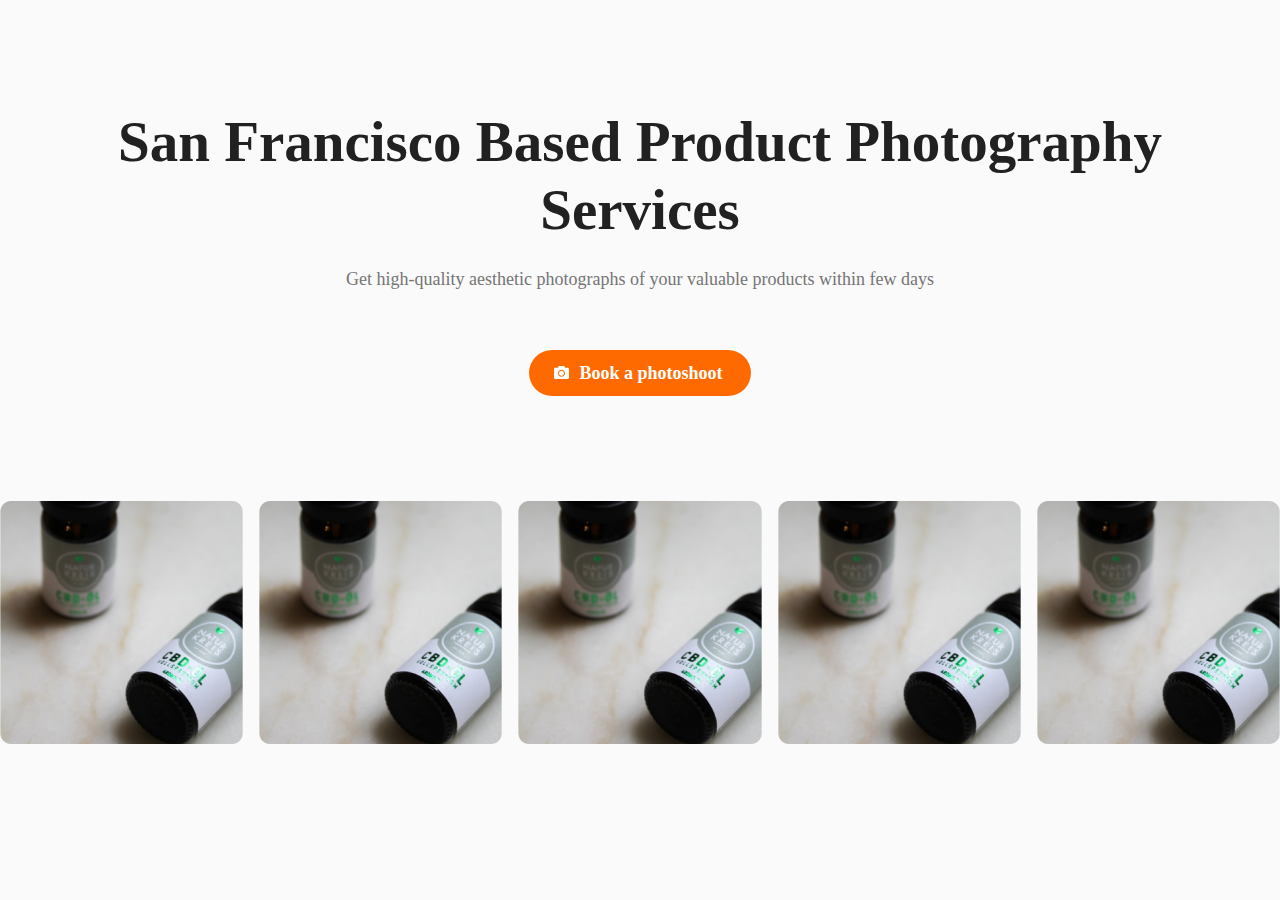
<file: digiency/index.html>
<!DOCTYPE html>
<html lang="en">

<head>
    <meta charset="UTF-8">
    <meta http-equiv="X-UA-Compatible" content="IE=edge">
    <meta name="viewport" content="width=device-width, initial-scale=1.0">

    <!-- Bootstrap -->
    <!-- <link rel="stylesheet" href="https://cdn.jsdelivr.net/npm/bootstrap@4.6.0/dist/css/bootstrap.min.css" integrity="sha384-B0vP5xmATw1+K9KRQjQERJvTumQW0nPEzvF6L/Z6nronJ3oUOFUFpCjEUQouq2+l" crossorigin="anonymous"> -->
    <!-- Styles -->
    <link rel="stylesheet" href="./css/style.css">

    <!-- Title -->
    <title>Digiency</title>
</head>

<body>
    <!-- header -->
    <header></header>

    <!-- main -->
    <main class="main">
        <!-- <section class="work">
            <div class="container">
                <p class="work__title">
                    Our Work
                </p>

                <p class="work__description">
                    We Have Some <span>Designed & Development</span> Projects
                </p>

                <ul class="work__menu">
                    <li class="work__menu__item">
                        <a href="#" class="active">All</a>
                    </li>
                    <li class="work__menu__item">
                        <a href="#">Graphic Design</a>
                    </li>
                    <li class="work__menu__item">
                        <a href="#">UI/UX Design</a>
                    </li>
                    <li class="work__menu__item">
                        <a href="#">Web Development</a>
                    </li>
                </ul>

                <div class="work__images">
                    <div class="work__images__item1 orange-block">
                        <div class="work__images__info">
                            <svg width="35" height="35" fill="none" xmlns="http://www.w3.org/2000/svg">
                                <path d="m27.052 24.695 7.138 7.137-2.358 2.358-7.137-7.138a14.933 14.933 0 0 1-9.362 3.281c-8.28 0-15-6.72-15-15 0-8.28 6.72-15 15-15 8.28 0 15 6.72 15 15a14.933 14.933 0 0 1-3.281 9.362Zm-3.344-1.237A11.629 11.629 0 0 0 27 15.333c0-6.446-5.222-11.666-11.667-11.666-6.446 0-11.666 5.22-11.666 11.666C3.667 21.778 8.887 27 15.333 27a11.629 11.629 0 0 0 8.125-3.292l.25-.25Z" fill="#fff"/>
                            </svg>

                            <p class="title">Latest work</p>
                            <p class="description">UI/UX Design</p>
                        </div>

                        <img src="./img/work-item6.png" alt="work-item1">
                    </div>

                    <div class="work__images__item2 orange-block">
                        <div class="work__images__info">
                            <svg width="35" height="35" fill="none" xmlns="http://www.w3.org/2000/svg">
                                <path d="m27.052 24.695 7.138 7.137-2.358 2.358-7.137-7.138a14.933 14.933 0 0 1-9.362 3.281c-8.28 0-15-6.72-15-15 0-8.28 6.72-15 15-15 8.28 0 15 6.72 15 15a14.933 14.933 0 0 1-3.281 9.362Zm-3.344-1.237A11.629 11.629 0 0 0 27 15.333c0-6.446-5.222-11.666-11.667-11.666-6.446 0-11.666 5.22-11.666 11.666C3.667 21.778 8.887 27 15.333 27a11.629 11.629 0 0 0 8.125-3.292l.25-.25Z" fill="#fff"/>
                            </svg>

                            <p class="title">Latest work</p>
                            <p class="description">UI/UX Design</p>
                        </div>

                        <img src="./img/work-item5.png" alt="work-item2">
                    </div>

                    <div class="work__images__item3 orange-block">
                        <div class="work__images__info">
                            <svg width="35" height="35" fill="none" xmlns="http://www.w3.org/2000/svg">
                                <path d="m27.052 24.695 7.138 7.137-2.358 2.358-7.137-7.138a14.933 14.933 0 0 1-9.362 3.281c-8.28 0-15-6.72-15-15 0-8.28 6.72-15 15-15 8.28 0 15 6.72 15 15a14.933 14.933 0 0 1-3.281 9.362Zm-3.344-1.237A11.629 11.629 0 0 0 27 15.333c0-6.446-5.222-11.666-11.667-11.666-6.446 0-11.666 5.22-11.666 11.666C3.667 21.778 8.887 27 15.333 27a11.629 11.629 0 0 0 8.125-3.292l.25-.25Z" fill="#fff"/>
                            </svg>

                            <p class="title">Latest work</p>
                            <p class="description">UI/UX Design</p>
                        </div>

                        <img src="./img/work-item4.png" alt="work-item3">
                    </div>

                    <div class="work__images__item4 orange-block">
                        <div class="work__images__info">
                            <svg width="35" height="35" fill="none" xmlns="http://www.w3.org/2000/svg">
                                <path d="m27.052 24.695 7.138 7.137-2.358 2.358-7.137-7.138a14.933 14.933 0 0 1-9.362 3.281c-8.28 0-15-6.72-15-15 0-8.28 6.72-15 15-15 8.28 0 15 6.72 15 15a14.933 14.933 0 0 1-3.281 9.362Zm-3.344-1.237A11.629 11.629 0 0 0 27 15.333c0-6.446-5.222-11.666-11.667-11.666-6.446 0-11.666 5.22-11.666 11.666C3.667 21.778 8.887 27 15.333 27a11.629 11.629 0 0 0 8.125-3.292l.25-.25Z" fill="#fff"/>
                            </svg>

                            <p class="title">Latest work</p>
                            <p class="description">UI/UX Design</p>
                        </div>

                        <img src="./img/work-item3.png" alt="work-item4">
                    </div>

                    <div class="work__images__item5 orange-block">
                        <div class="work__images__info">
                            <svg width="35" height="35" fill="none" xmlns="http://www.w3.org/2000/svg">
                                <path d="m27.052 24.695 7.138 7.137-2.358 2.358-7.137-7.138a14.933 14.933 0 0 1-9.362 3.281c-8.28 0-15-6.72-15-15 0-8.28 6.72-15 15-15 8.28 0 15 6.72 15 15a14.933 14.933 0 0 1-3.281 9.362Zm-3.344-1.237A11.629 11.629 0 0 0 27 15.333c0-6.446-5.222-11.666-11.667-11.666-6.446 0-11.666 5.22-11.666 11.666C3.667 21.778 8.887 27 15.333 27a11.629 11.629 0 0 0 8.125-3.292l.25-.25Z" fill="#fff"/>
                            </svg>

                            <p class="title">Latest work</p>
                            <p class="description">UI/UX Design</p>
                        </div>

                        <img src="./img/work-item2.png" alt="work-item5">
                    </div>

                    <div class="work__images__item6 orange-block">
                        <div class="work__images__info">
                            <svg width="35" height="35" fill="none" xmlns="http://www.w3.org/2000/svg">
                                <path d="m27.052 24.695 7.138 7.137-2.358 2.358-7.137-7.138a14.933 14.933 0 0 1-9.362 3.281c-8.28 0-15-6.72-15-15 0-8.28 6.72-15 15-15 8.28 0 15 6.72 15 15a14.933 14.933 0 0 1-3.281 9.362Zm-3.344-1.237A11.629 11.629 0 0 0 27 15.333c0-6.446-5.222-11.666-11.667-11.666-6.446 0-11.666 5.22-11.666 11.666C3.667 21.778 8.887 27 15.333 27a11.629 11.629 0 0 0 8.125-3.292l.25-.25Z" fill="#fff"/>
                            </svg>

                            <p class="title">Latest work</p>
                            <p class="description">UI/UX Design</p>
                        </div>

                        <img src="./img/work-item1.png" alt="work-item6">
                    </div>
                </div>
            </div>
        </section> -->

        <!-- <section class="lesson">
            <div class="container">
                <p class="lesson__title">
                    Consultant
                </p>

                <div class="lesson__cards">
                    <div class="lesson__cards__item">
                        <img class="item__person" src="./img/person-1.png" alt="photo">

                        <p class="item__work">Project Maneger</p>
                        <p class="item__name"> Rodney Stratton</p>

                        <div class="social">
                            <div class="social__item">
                                <a href="https://www.facebook.com/"> <img src="./img/svg/f.svg" alt="facebook"></a>
                            </div>

                            <div class="social__item">
                                <a href="https://twitter.com/"> <img src="./img/svg/twitter.svg" alt="twitter"></a>
                            </div>

                            <div class="social__item">
                                <a href="https://instagram.com/"><img src="./img/svg/instagram.svg" alt="instagram"></a>
                            </div>
                        </div>
                    </div>

                    <div class="lesson__cards__item">
                        <img class="item__person" src="./img/person-2.png" alt="photo">

                        <p class="item__work">Business Analyst</p>
                        <p class="item__name"> Rodney Stratton</p>

                        <div class="social">
                            <div class="social__item">
                                <a href="https://www.facebook.com/"> <img src="./img/svg/f.svg" alt="facebook"></a>
                            </div>

                            <div class="social__item">
                                <a href="https://twitter.com/"> <img src="./img/svg/twitter.svg" alt="twitter"></a>
                            </div>

                            <div class="social__item">
                                <a href="https://instagram.com/"><img src="./img/svg/instagram.svg" alt="instagram"></a>
                            </div>
                        </div>
                    </div>

                    <div class="lesson__cards__item">
                        <img class="item__person" src="./img/person-3.png" alt="photo">

                        <p class="item__work">Consultant</p>
                        <p class="item__name"> Rodney Stratton</p>

                        <div class="social">
                            <div class="social__item">
                                <a href="https://www.facebook.com/"> <img src="./img/svg/f.svg" alt="facebook"></a>
                            </div>

                            <div class="social__item">
                                <a href="https://twitter.com/"> <img src="./img/svg/twitter.svg" alt="twitter"></a>
                            </div>

                            <div class="social__item">
                                <a href="https://instagram.com/"><img src="./img/svg/instagram.svg" alt="instagram"></a>
                            </div>
                        </div>
                    </div>

                    <div class="lesson__cards__item">
                        <img class="item__person" src="./img/person-4.png" alt="photo">

                        <p class="item__work">Consultant</p>
                        <p class="item__name"> Rodney Stratton</p>

                        <div class="social">
                            <div class="social__item">
                                <a href="https://www.facebook.com/"><img src="./img/svg/f.svg" alt="facebook"></a>
                            </div>

                            <div class="social__item">
                                <a href="https://twitter.com/"> <img src="./img/svg/twitter.svg" alt="twitter"></a>
                            </div>

                            <div class="social__item">
                                <a href="https://instagram.com/"><img src="./img/svg/instagram.svg" alt="instagram"></a>
                            </div>
                        </div>
                    </div>
                </div>
            </div>
        </section> -->
        <section class="hero">
            <div class="container">
                <div class="hero__title">
                    <h1>San Francisco Based Product Photography Services</h1>
                    <p>Get high-quality aesthetic photographs of your valuable products within few days </p>
                    <button class="btn btn--camera">Book a photoshoot</button>
                </div>
            </div>
        </section>

        <section class="images">
            <div class="container container--fluid">
                <div class="items">
                    <div class="item">
                        <img src="./img/slide.png" alt="slide">
                    </div>
                    <div class="item">
                        <img src="./img/slide.png" alt="slide">
                    </div>
                    <div class="item">
                        <img src="./img/slide.png" alt="slide">
                    </div>
                    <div class="item">
                        <img src="./img/slide.png" alt="slide">
                    </div>
                    <div class="item">
                        <img src="./img/slide.png" alt="slide">
                    </div>
                </div>
            </div>
        </section>
    </main>

    <!-- footer -->
    <footer></footer>
</body>

</html>
</file>
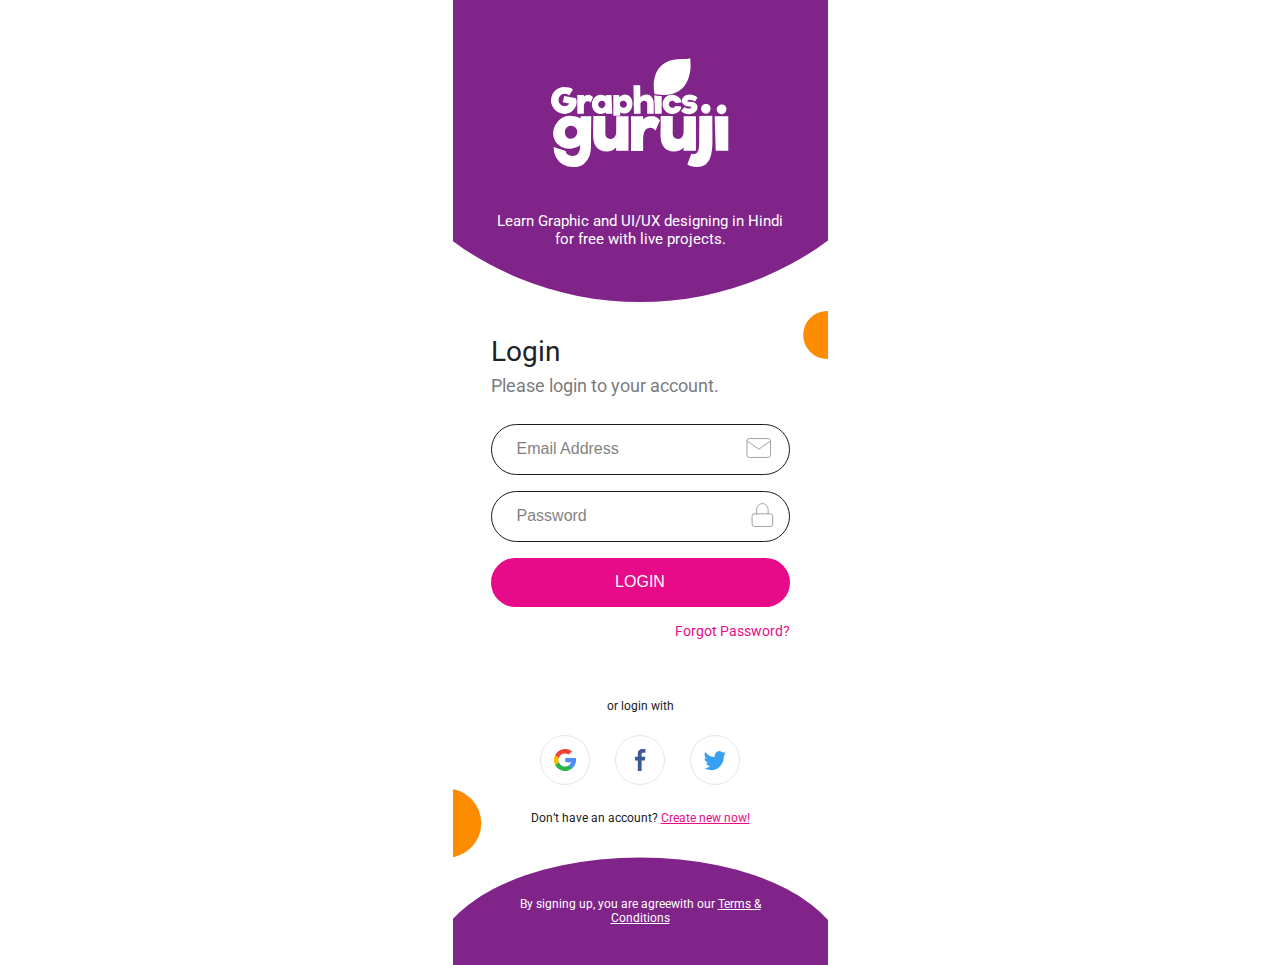
<file: form-lesson/index.html>
<!DOCTYPE html>
<html lang="en">

<head>
    <meta charset="UTF-8">
    <meta http-equiv="X-UA-Compatible" content="IE=edge">
    <meta name="viewport" content="width=device-width, initial-scale=1.0">

    <!-- Fonts -->
    <link rel="preconnect" href="https://fonts.googleapis.com">
    <link rel="preconnect" href="https://fonts.gstatic.com" crossorigin>
    <link href="https://fonts.googleapis.com/css2?family=Roboto&display=swap" rel="stylesheet">
    <!-- Styles -->
    <link rel="stylesheet" href="style.css">

    <title>Form</title>
</head>

<body>

    <div class="container">
        <div class="contact">
            <div class="contact__logo">
                <img src="./img/logo.svg" alt="logo">
            </div>
            <div class="contact__description">
                <p>Learn Graphic and UI/UX designing in Hindi for free with live projects.</p>
            </div>

            <form action="" class="contact__form">
                <div class="contact__form__info">
                    <p class="login">Login</p>
                    <p class="info">Please login to your account.</p>
                </div>
                <div class="contact__form__item first__input__item">
                    <label for="contact__form__item--email">
                        <input type="email" name="" id="contact__form__item--email" placeholder="Email Address">
                    </label>
                </div>
                <div class="contact__form__item second__input__item">
                    <label for="contact__form__item--password">
                        <input type="password" name="" id="contact__form__item--password" placeholder="Password">
                    </label>
                </div>
                <div class="contact__form__item">
                    <button>Login</button>
                </div>
                <a href="#">Forgot Password?</a>
            </form>

            <div class="social__info">
                <p>or login with</p>
                <div class="contact__social">
                    <div class="contact__social__item">
                        <a href="https://mail.google.com/" target="_blanck"><img src="./img/gmail.svg" alt="gmail"></a>
                    </div>
                    <div class="contact__social__item">
                        <a href="https://www.facebook.com/" target="_blanck"><img src="./img/facebook.svg" alt="facebook"></a>
                    </div>
                    <div class="contact__social__item">
                        <a href="https://twitter.com/" target="_blanck"><img src="./img/twitter.svg" alt="twitter"></a>
                    </div>
                </div>
                <p>Don’t have an account? <a href="#">Create new now!</a></p>
            </div>

            <div class="contact__footer">
                <span>By signing up, you are agreewith our <a href="#">Terms & Conditions</a></span>
            </div>
        </div>
    </div>

</body>

</html>
</file>
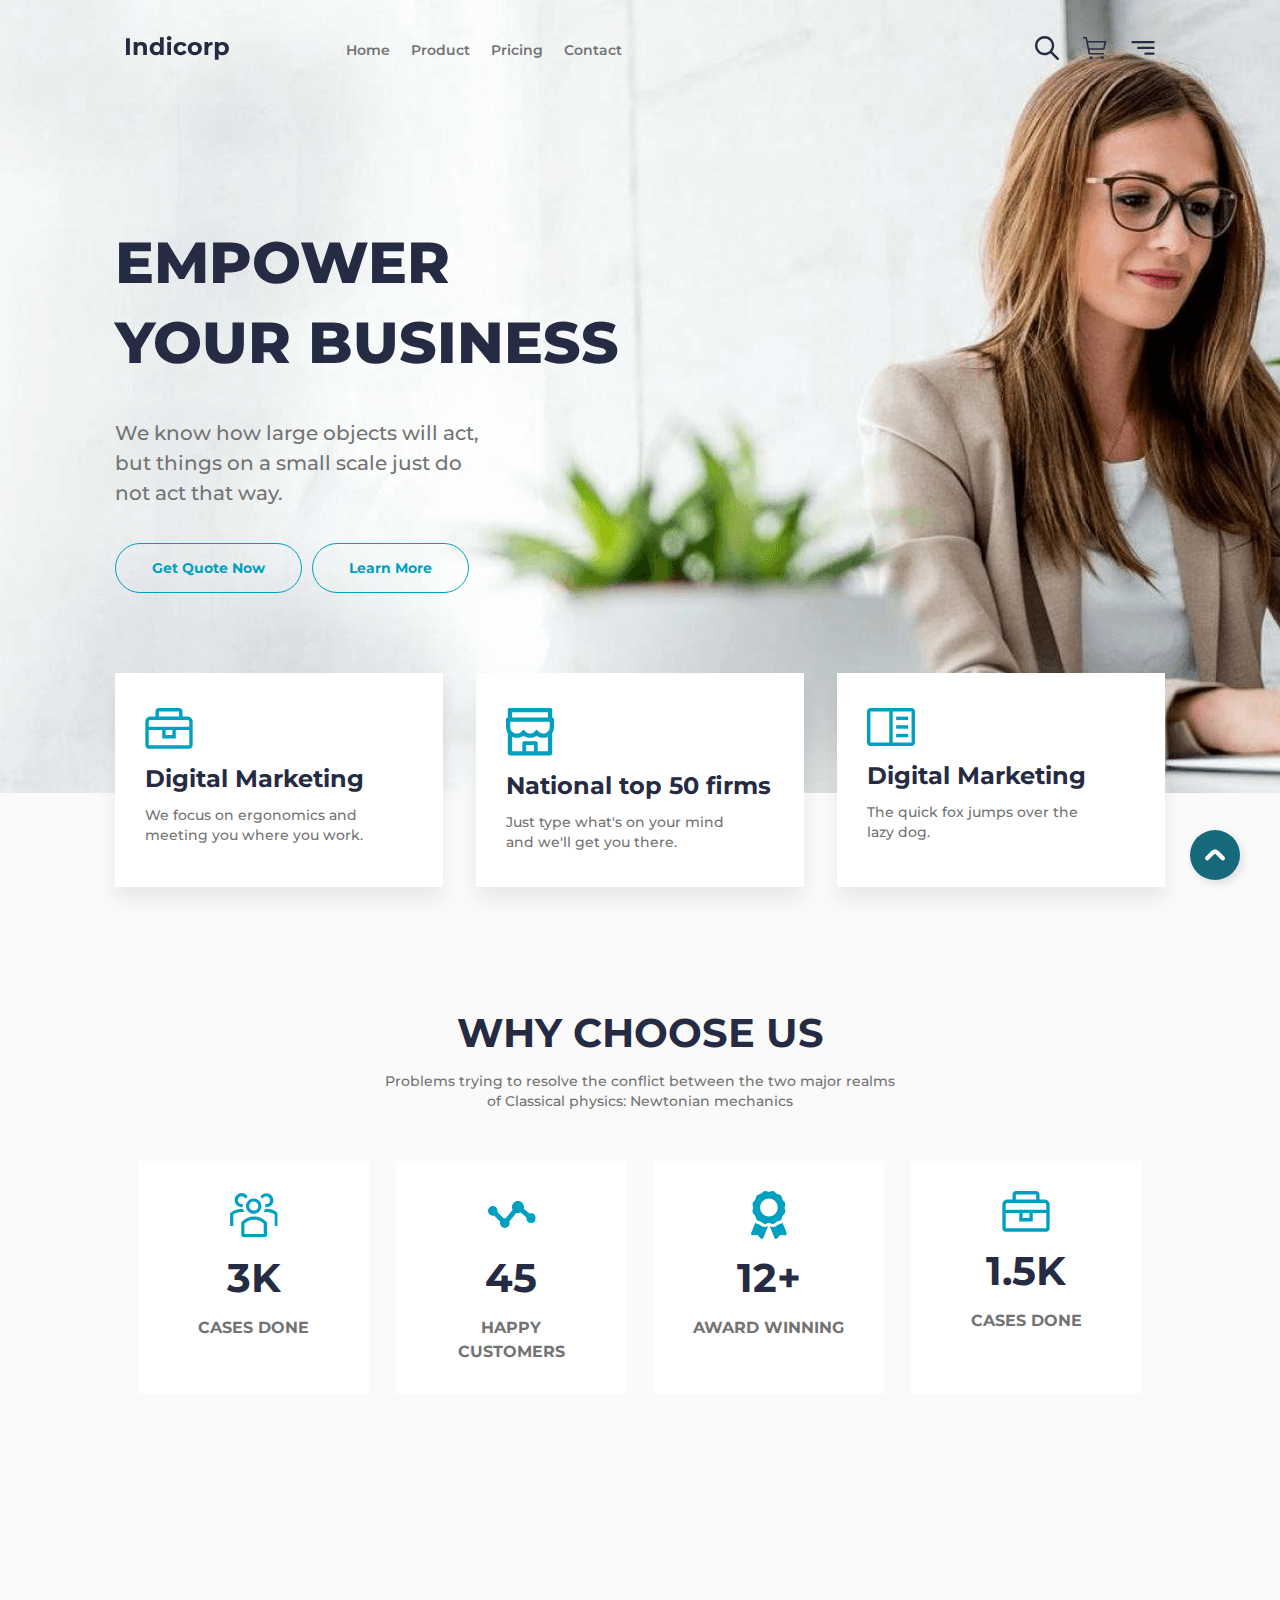
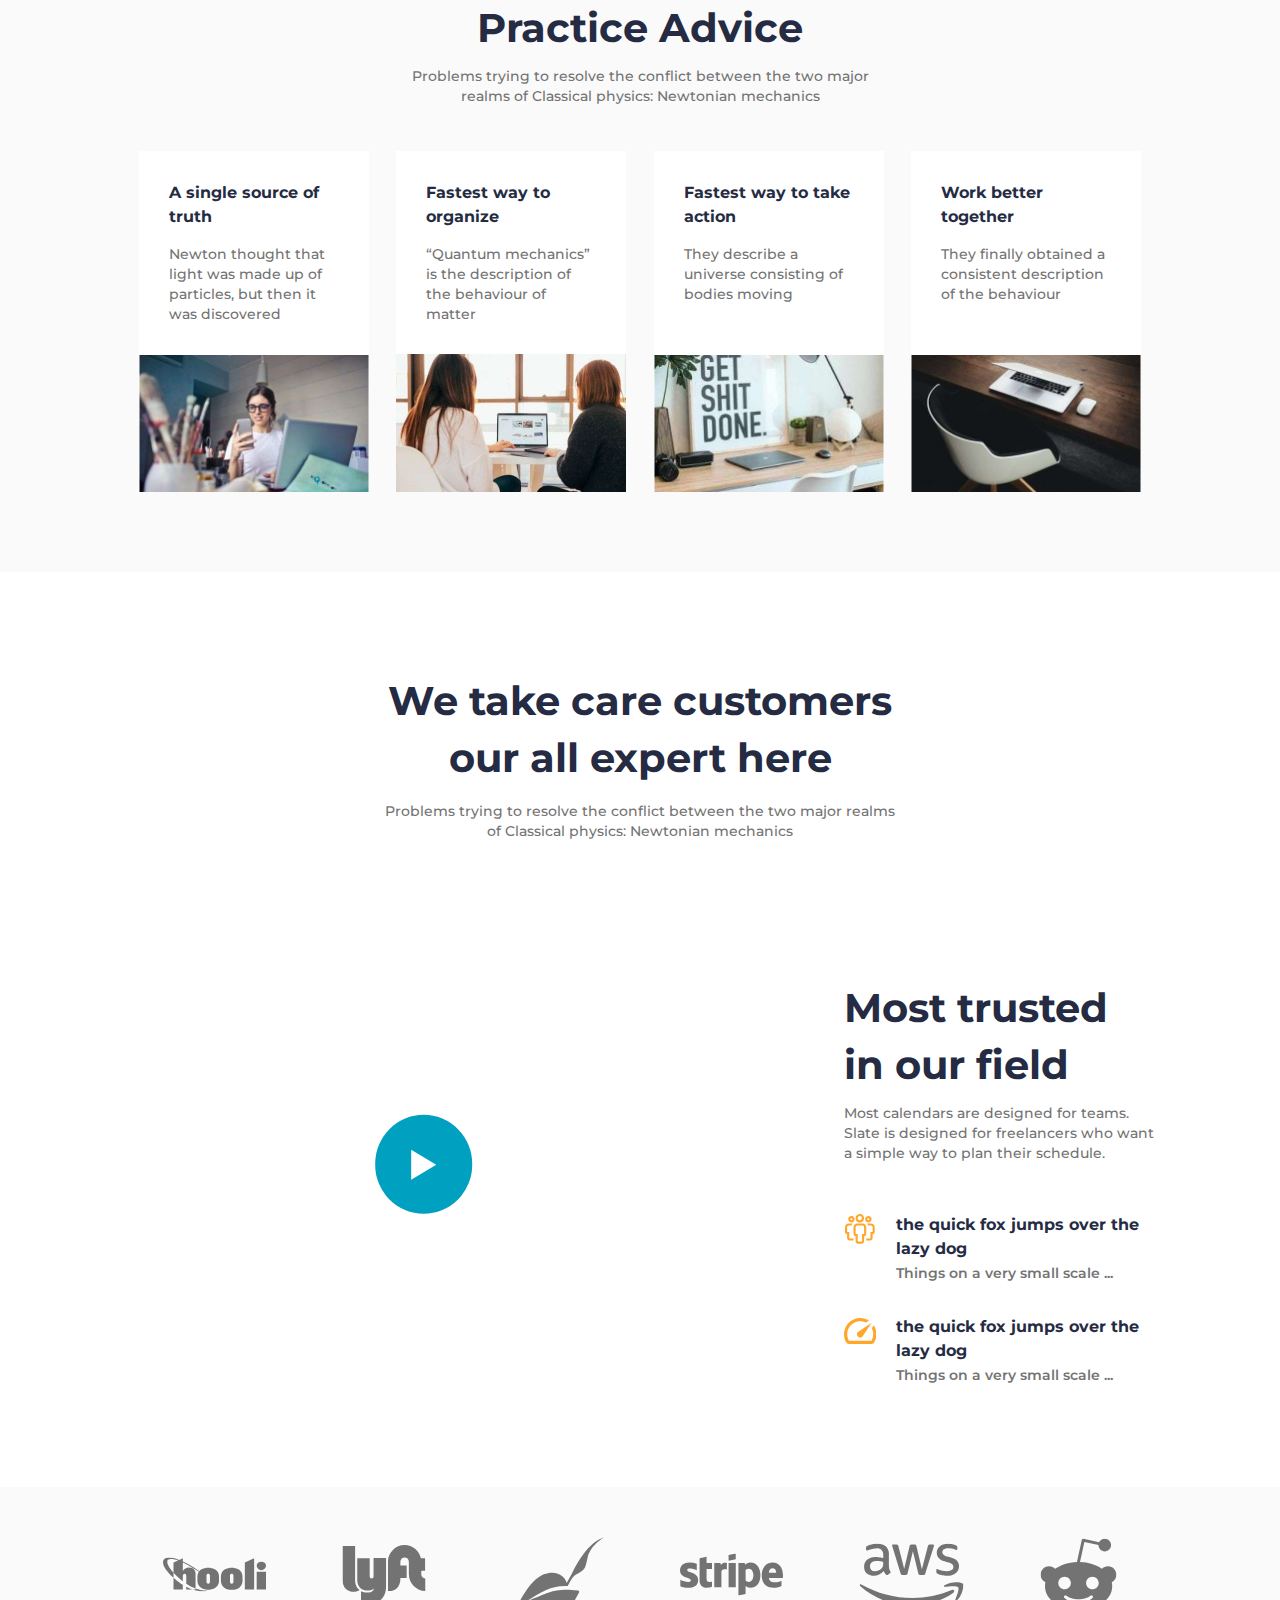
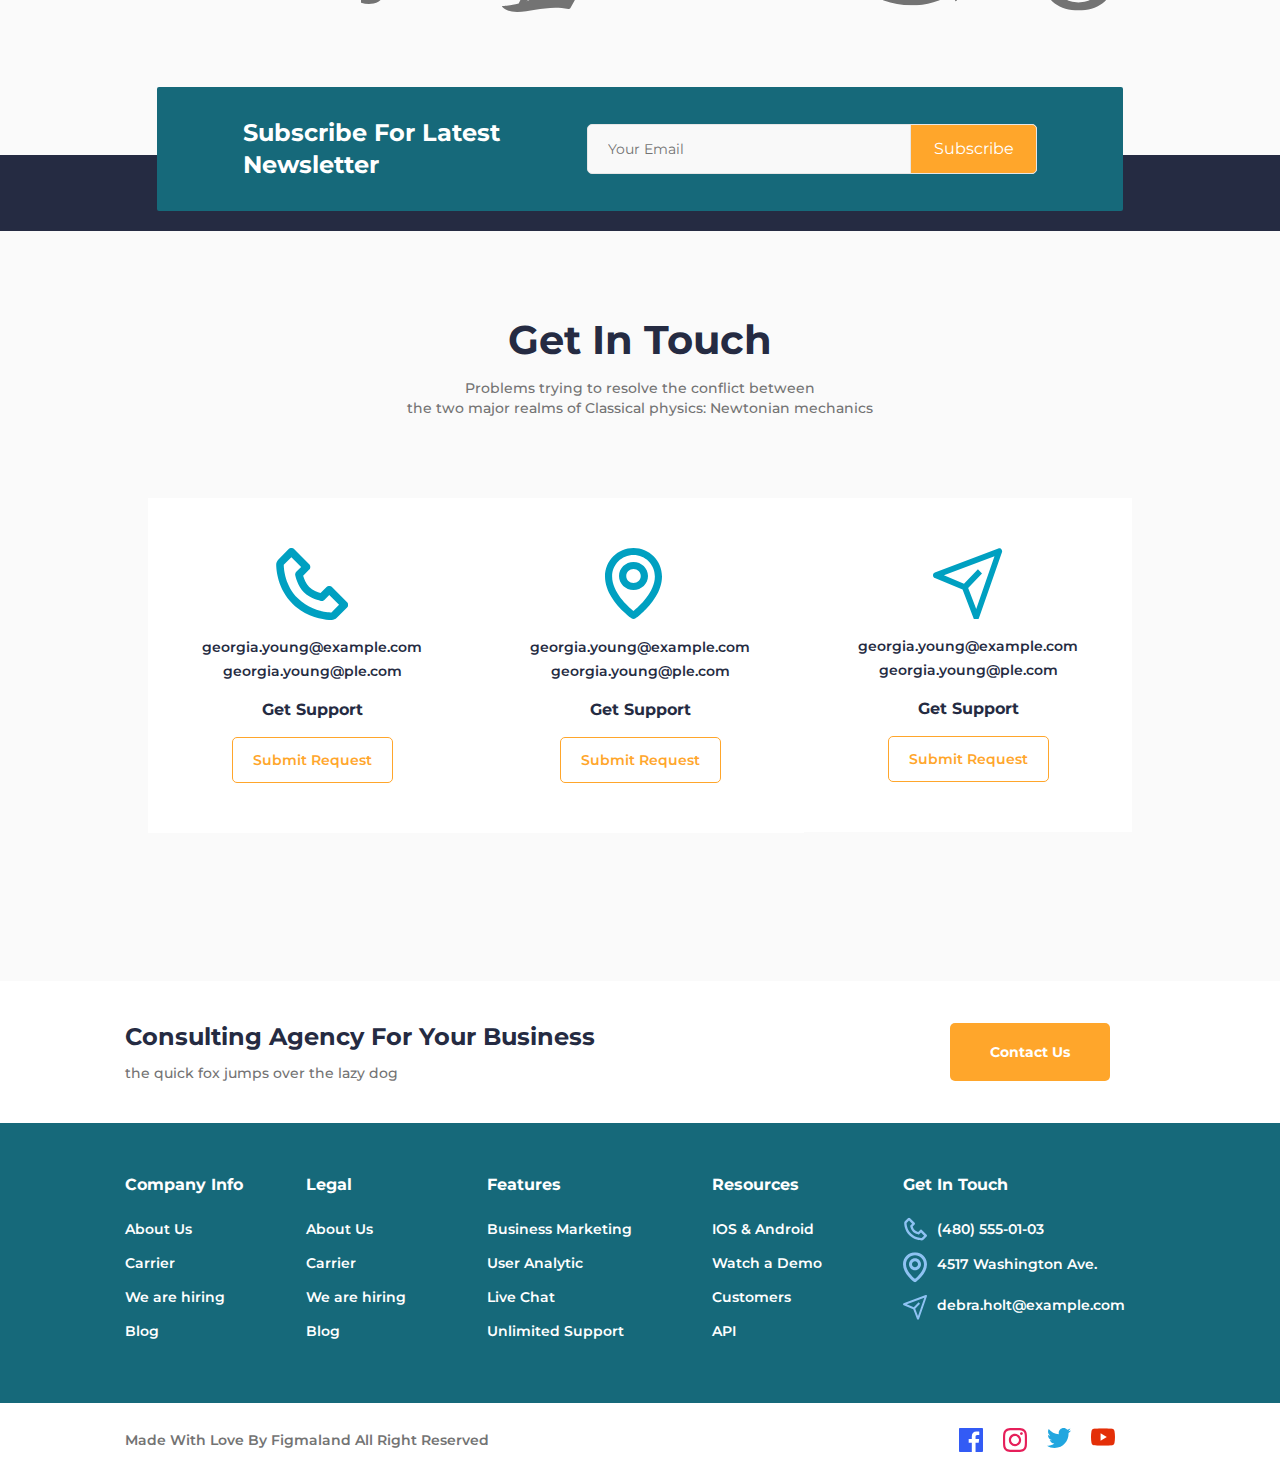
<file: Indicorp/index.html>
<!DOCTYPE html>
<html lang="en">

<head>
    <meta charset="UTF-8">
    <meta http-equiv="X-UA-Compatible" content="IE=edge">
    <meta name="viewport" content="width=device-width, initial-scale=1.0">

    <!-- Fonts -->
    <link rel="preconnect" href="https://fonts.googleapis.com">
    <link rel="preconnect" href="https://fonts.gstatic.com" crossorigin>
    <link href="https://fonts.googleapis.com/css2?family=Montserrat:wght@500;600;700;800&display=swap" rel="stylesheet">

    <base target="_blank" />

    <!-- Styles -->
    <link rel="stylesheet" href="./css/normalize.css">
    <link rel="stylesheet" href="./css/style.css">

    <title>Indicorp</title>
</head>

<body>
    <!-- Header -->
    <header id="header" class="header">
        <div class="container">
            <div class="wrapper">
                <div class="header__logo">
                    <img src="./img/Indicorp.svg" alt="logo" />
                </div>

                <nav class="header__menu">
                    <ul>
                        <li><a href="#hero" target="_self">Home</a></li>
                        <li><a href="#about" target="_self">Product</a></li>
                        <li><a href="#clients" target="_self">Pricing</a></li>
                        <li><a href="#contact" target="_self">Contact</a></li>
                    </ul>
                </nav>

                <div class="header__buttons">
                    <a href="/">
                        <svg width="24" height="24" viewBox="0 0 24 24" fill="#252B42" xmlns="http://www.w3.org/2000/svg">
                            <path fill-rule="evenodd" clip-rule="evenodd" d="M17.1901 15.478L23.6458 21.9337C23.8727 22.1608 24.0001 22.4687 24 22.7897C23.9999 23.1107 23.8723 23.4185 23.6452 23.6454C23.4181 23.8723 23.1102 23.9998 22.7892 23.9996C22.4682 23.9995 22.1604 23.8719 21.9335 23.6448L15.4778 17.1891C13.5479 18.6839 11.1211 19.3873 8.69104 19.1563C6.26097 18.9252 4.01018 17.7771 2.39656 15.9455C0.782936 14.1139 -0.0723147 11.7364 0.00479537 9.29656C0.0819054 6.85675 1.08558 4.53796 2.81165 2.81189C4.53771 1.08583 6.85651 0.0821496 9.29632 0.00503951C11.7361 -0.0720706 14.1137 0.78318 15.9453 2.3968C17.7769 4.01043 18.925 6.26122 19.156 8.69129C19.387 11.1214 18.6836 13.5482 17.1889 15.478H17.1901ZM9.60045 16.7992C11.5099 16.7992 13.3412 16.0406 14.6914 14.6904C16.0416 13.3402 16.8001 11.509 16.8001 9.59949C16.8001 7.69002 16.0416 5.85876 14.6914 4.50856C13.3412 3.15836 11.5099 2.39983 9.60045 2.39983C7.69098 2.39983 5.85971 3.15836 4.50951 4.50856C3.15932 5.85876 2.40078 7.69002 2.40078 9.59949C2.40078 11.509 3.15932 13.3402 4.50951 14.6904C5.85971 16.0406 7.69098 16.7992 9.60045 16.7992Z"/>
                        </svg>
                    </a>
                    <a href="/">
                        <svg width="24" height="23" viewBox="0 0 24 23" fill="#252B42" xmlns="http://www.w3.org/2000/svg">
                            <g clip-path="url(#clip0)">
                            <path d="M8.00002 22.4002C8.88368 22.4002 9.60003 21.6839 9.60003 20.8002C9.60003 19.9165 8.88368 19.2002 8.00002 19.2002C7.11637 19.2002 6.40002 19.9165 6.40002 20.8002C6.40002 21.6839 7.11637 22.4002 8.00002 22.4002Z" />
                            <path d="M19.2 22.4002C20.0836 22.4002 20.8 21.6839 20.8 20.8002C20.8 19.9165 20.0836 19.2002 19.2 19.2002C18.3163 19.2002 17.6 19.9165 17.6 20.8002C17.6 21.6839 18.3163 22.4002 19.2 22.4002Z" />
                            <path d="M22.4 4.00016H4.656L4 0.640163C3.9626 0.456742 3.86206 0.292245 3.71589 0.175305C3.56971 0.0583653 3.38716 -0.00361159 3.2 0.000162751H0V1.60016H2.544L5.6 16.9602C5.6374 17.1436 5.73794 17.3081 5.88411 17.425C6.03029 17.542 6.21284 17.6039 6.4 17.6002H20.8V16.0002H7.056L6.4 12.8002H20.8C20.9849 12.8047 21.1657 12.745 21.3116 12.6312C21.4574 12.5174 21.5594 12.3566 21.6 12.1762L23.2 4.97616C23.2268 4.85746 23.2262 4.73421 23.1982 4.61579C23.1702 4.49737 23.1155 4.38689 23.0384 4.29278C22.9612 4.19867 22.8636 4.12339 22.753 4.07268C22.6424 4.02198 22.5217 3.99717 22.4 4.00016ZM20.16 11.2002H6.096L4.976 5.60016H21.4L20.16 11.2002Z" />
                            </g>
                            <defs>
                            <clipPath id="clip0">
                            <rect width="24" height="22.4002"/>
                            </clipPath>
                            </defs>
                        </svg>
                    </a>
                    <a href="/">
                        <svg width="24" height="14" viewBox="0 0 24 14" fill="#252B42" xmlns="http://www.w3.org/2000/svg">
                            <path d="M0.571411 0H23.4285V2.28571H0.571411V0ZM6.2857 5.71429H23.4285V8H6.2857V5.71429ZM13.4286 11.4286H23.4285V13.7143H13.4286V11.4286Z" />
                        </svg>
                    </a>
                </div>
            </div>
        </div>
    </header>

    <main>
        <!-- Hero section -->
        <section id="hero" class="hero">
            <div class="hero__background">
                <div class="container">
                    <div class="content">
                        <div class="hero__title">
                            <h1>EMPOWER YOUR BUSINESS</h1>
                            <p>We know how large objects will act, but things on a small scale just do not act that way.</p>
                        </div>

                        <div class="hero__buttons">
                            <button>Get Quote Now</button>
                            <button>Learn More</button>
                        </div>
                    </div>

                    <div class="hero__cards">
                        <div class="card">
                            <svg width="48" height="41" viewBox="0 0 48 41" fill="#00A0C1" xmlns="http://www.w3.org/2000/svg">
                                <path d="M42.5886 8.52529H37.519V3.45567C37.519 2.55931 37.1629 1.69966 36.5291 1.06583C35.8952 0.432007 35.0356 0.0759277 34.1392 0.0759277H13.8608C12.9644 0.0759277 12.1047 0.432007 11.4709 1.06583C10.8371 1.69966 10.481 2.55931 10.481 3.45567V8.52529H5.41139C4.06684 8.52529 2.77736 9.05941 1.82662 10.0102C0.875886 10.9609 0.341766 12.2504 0.341766 13.5949V37.2531C0.341766 38.1495 0.697846 39.0092 1.33167 39.643C1.9655 40.2768 2.82515 40.6329 3.72151 40.6329H44.2785C45.1748 40.6329 46.0345 40.2768 46.6683 39.643C47.3021 39.0092 47.6582 38.1495 47.6582 37.2531V13.5949C47.6582 12.2504 47.1241 10.9609 46.1734 10.0102C45.2226 9.05941 43.9331 8.52529 42.5886 8.52529ZM13.8608 3.45567H34.1392V8.52529H13.8608V3.45567ZM44.2785 37.2531H3.72151V22.0443H17.2405V30.4936H30.7595V22.0443H44.2785V37.2531ZM20.6202 22.0443H27.3797V27.1139H20.6202V22.0443ZM3.72151 18.6645V13.5949C3.72151 13.1467 3.89955 12.7169 4.21647 12.4C4.53338 12.0831 4.9632 11.905 5.41139 11.905H42.5886C43.0368 11.905 43.4666 12.0831 43.7835 12.4C44.1004 12.7169 44.2785 13.1467 44.2785 13.5949V18.6645H3.72151Z" />
                            </svg>

                            <h3>Digital Marketing</h3>
                            <p>We focus on ergonomics and meeting you where you work. </p>
                        </div>

                        <div class="card">
                            <svg fill="#00A0C1" width="48" height="48" viewBox="0 0 48 48" xmlns="http://www.w3.org/2000/svg">
                                <path d="M46.2 9.48885V1.89659C46.2 0.847537 45.342 0 44.28 0H3.72003C2.65804 0 1.80004 0.847537 1.80004 1.89659V9.48885C0.798037 9.54812 3.71756e-05 10.372 3.71756e-05 11.3795V19.1851C-0.00380525 20.6197 0.290253 22.0398 0.864037 23.3576C1.12204 23.9622 1.44004 24.5311 1.80004 25.0705V45.518C1.80004 46.5612 2.65804 47.4146 3.72003 47.4146H44.28C45.342 47.4146 46.2 46.5671 46.2 45.518V25.0705C46.5657 24.5298 46.879 23.9563 47.136 23.3576C47.706 22.036 48 20.6313 48 19.1851V11.3795C48 10.372 47.202 9.54812 46.2 9.48885ZM6.12003 4.26732H41.88V9.48293H6.12003V4.26732ZM27.84 43.1532H20.16V36.9834H27.84V43.1532ZM41.904 43.1532H31.68V35.0868C31.68 34.0378 30.822 33.1902 29.76 33.1902H18.24C17.178 33.1902 16.32 34.0378 16.32 35.0868V43.1532H6.12003V28.7985C6.29403 28.8814 6.47403 28.9644 6.66003 29.0355C7.99803 29.5927 9.42003 29.8712 10.884 29.8712C12.348 29.8712 13.764 29.5927 15.108 29.0355C15.936 28.6918 16.716 28.2532 17.43 27.7257C17.442 27.7198 17.454 27.7198 17.466 27.7257C18.1822 28.2554 18.9622 28.6954 19.788 29.0355C21.126 29.5927 22.548 29.8712 24.012 29.8712C25.476 29.8712 26.892 29.5927 28.236 29.0355C29.064 28.6918 29.844 28.2532 30.558 27.7257C30.57 27.7198 30.582 27.7198 30.594 27.7257C31.3102 28.2554 32.0902 28.6954 32.916 29.0355C34.254 29.5927 35.676 29.8712 37.14 29.8712C38.604 29.8712 40.02 29.5927 41.364 29.0355C41.544 28.9585 41.724 28.8814 41.904 28.7985V43.1532ZM43.68 19.1851C43.68 22.7294 40.74 25.6039 37.122 25.6039C34.674 25.6039 32.538 24.2941 31.41 22.3501C31.236 22.0537 30.924 21.87 30.576 21.87H30.54C30.198 21.87 29.88 22.0537 29.706 22.3501C29.1304 23.3417 28.2992 24.1652 27.297 24.7367C26.2948 25.3082 25.1572 25.6074 24 25.6039C21.558 25.6039 19.428 24.3 18.3 22.3619C18.12 22.0597 17.796 21.87 17.442 21.87C17.088 21.87 16.758 22.0597 16.584 22.3619C16.005 23.3498 15.1728 24.1695 14.1711 24.7387C13.1694 25.3078 12.0336 25.6062 10.878 25.6039C7.26003 25.6039 4.32003 22.7294 4.32003 19.1851V13.7799C4.32003 13.7621 4.33203 13.7502 4.35003 13.7502H43.65C43.668 13.7502 43.68 13.7621 43.68 13.7799V19.1851Z" />
                            </svg>

                            <h3>National top 50 firms</h3>
                            <p>Just type what's on your mind and we'll get you there.</p>
                        </div>

                        <div class="card">
                            <svg width="48" height="38" viewBox="0 0 48 38" fill="#00A0C1" xmlns="http://www.w3.org/2000/svg">
                                <path d="M29.1419 8.62414H41.1398V12.0695H29.1419V8.62414Z" />
                                <path d="M29.1419 17.2375H41.1398V20.6828H29.1419V17.2375Z" />
                                <path d="M29.1419 25.8506H41.1398V29.2959H29.1419V25.8506Z" />
                                <path d="M44.5679 0.0111084H3.43234C2.52347 0.0120205 1.65208 0.375302 1.00941 1.02123C0.366737 1.66715 0.00528678 2.54295 0.00437927 3.45643V34.4643C0.00528678 35.3778 0.366737 36.2536 1.00941 36.8995C1.65208 37.5454 2.52347 37.9087 3.43234 37.9096H44.5679C45.4766 37.9082 46.3477 37.5448 46.9903 36.899C47.6329 36.2532 47.9945 35.3776 47.9958 34.4643V3.45643C47.9949 2.54295 47.6335 1.66715 46.9908 1.02123C46.3481 0.375302 45.4767 0.0120205 44.5679 0.0111084ZM3.43234 3.45643H22.2861V34.4643H3.43234V3.45643ZM25.7141 34.4643V3.45643H44.5679L44.5713 34.4643H25.7141Z" />
                            </svg>

                            <h3>Digital Marketing</h3>
                            <p>The quick fox jumps over the lazy dog.</p>
                        </div>
                    </div>
                </div>
            </div>
        </section>

        <!-- Features section -->
        <section class="features">
            <div class="container">
                <div class="features__title">
                    <h2>WHY CHOOSE US</h2>
                    <p>Problems trying to resolve the conflict between the two major realms of Classical physics: Newtonian mechanics </p>
                </div>

                <div class="features__cards">
                    <div class="card">
                        <img src="./img/people-icon.svg" alt="people" class="icon">
                        <h2>3K</h2>
                        <h5>CASES DONE</h5>
                    </div>

                    <div class="card">
                        <img src="./img/settings-icon.svg" alt="people" class="icon">
                        <h2>45</h2>
                        <h5>HAPPY CUSTOMERS</h5>
                    </div>

                    <div class="card">
                        <img src="./img/reward-icon.svg" alt="people" class="icon">
                        <h2>12+</h2>
                        <h5>AWARD WINNING</h5>
                    </div>

                    <div class="card">
                        <img src="./img/work-icon.svg" alt="people" class="icon">
                        <h2>1.5K</h2>
                        <h5>CASES DONE</h5>
                    </div>
                </div>
            </div>
        </section>

        <!-- Advices section -->
        <section class="advices">
            <div class="container">
                <div class="advices__title">
                    <h2>Practice Advice</h2>
                    <p>Problems trying to resolve the conflict between the two major realms of Classical physics: Newtonian mechanics </p>
                </div>

                <div class="advices__cards">
                    <div class="card">
                        <div class="description">
                            <h5>A single source of truth</h5>
                            <p>Newton thought that light was made up of particles, but then it was discovered </p>
                        </div>
                        <img src="./img/media-1.png" alt="people" class="icon">
                    </div>

                    <div class="card">
                        <div class="description">
                            <h5>Fastest way to organize</h5>
                            <p>“Quantum mechanics” is the description of the behaviour of matter </p>
                        </div>
                        <img src="./img/media-2.png" alt="people" class="icon">
                    </div>

                    <div class="card">
                        <div class="description">
                            <h5>Fastest way to take action</h5>
                            <p>They describe a universe consisting of bodies moving </p>
                        </div>
                        <img src="./img/media-3.png" alt="people" class="icon">
                    </div>

                    <div class="card">
                        <div class="description">
                            <h5>Work better together</h5>
                            <p>They finally obtained a consistent description of the behaviour </p>
                        </div>
                        <img src="./img/media-4.png" alt="people" class="icon">
                    </div>
                </div>
            </div>
        </section>

        <!-- About section -->
        <section id="about" class="about">
            <div class="container">
                <div class="about__title">
                    <h2>We take care customers our all expert here</h2>
                    <p>Problems trying to resolve the conflict between the two major realms of Classical physics: Newtonian mechanics </p>
                </div>

                <div class="main__content">
                    <div class="video">
                        <iframe width="597" height="442" src="https://www.youtube.com/embed/p_SaeH1qpng" title="YouTube video player" frameborder="0" allow="accelerometer; autoplay; clipboard-write; encrypted-media; gyroscope; picture-in-picture" allowfullscreen></iframe>
                        <button class="play__btn"></button>
                    </div>

                    <div class="info">
                        <div class="info__title">
                            <h2>Most trusted in our field</h2>
                            <p>Most calendars are designed for teams. Slate is designed for freelancers who want a simple way to plan their schedule.</p>
                        </div>

                        <div class="info__card card1">
                            <img src="./img/people.svg" alt="people">

                            <div class="card__info">
                                <h5>the quick fox jumps over the lazy dog</h5>
                                <h6>Things on a very small scale ...</h6>
                            </div>
                        </div>

                        <div class="info__card">
                            <img src="./img/time.svg" alt="people">

                            <div class="card__info">
                                <h5>the quick fox jumps over the lazy dog</h5>
                                <h6>Things on a very small scale ...</h6>
                            </div>
                        </div>
                    </div>
                </div>
            </div>
        </section>

        <!-- Clients section -->
        <section id="clients" class="clients">
            <div class="container">
                <ul class="clients__list">
                    <li>
                        <a href="http://hooli.com/"><img src="./img/fa-brands_hooli.svg" alt="hooli"></a>
                    </li>
                    <li>
                        <a href="https://www.lyft.com/"><img src="./img/fa-brands_lyft.svg" alt="lyft"></a>
                    </li>
                    <li>
                        <a href="http://www.piedpiper.com/"><img src="./img/fa-brands_pied-piper-hat.svg" alt="pied-piper"></a>
                    </li>
                    <li>
                        <a href="https://stripe.com/"><img src="./img/fa-brands_stripe.svg" alt="stripe"></a>
                    </li>
                    <li>
                        <a href="https://aws.amazon.com/"><img src="./img/fa-brands_aws.svg" alt="aws-amazon"></a>
                    </li>
                    <li>
                        <a href="https://www.reddit.com/"><img src="./img/fa-brands_reddit-alien.svg" alt="reddit"></a>
                    </li>
                </ul>

                <div class="subscribe">
                    <form class="subscribe__form">
                        <label for="email">Subscribe For Latest Newsletter</label>

                        <div class="input__form">
                            <input type="email" id="email" name="email" placeholder="Your Email">
                            <input type="button" id="btn" name="btn" value="Subscribe">
                        </div>
                    </form>
                </div>
            </div>
        </section>

        <!-- Contact section -->
        <section id="contact" class="contact">
            <div class="container">
                <div class="contact__title">
                    <h2>Get In Touch</h2>
                    <p>Problems trying to resolve the conflict between <br> the two major realms of Classical physics: Newtonian mechanics </p>
                </div>

                <div class="contact__cards">
                    <div class="card">
                        <svg width="72" height="72" viewBox="0 0 72 72" fill="#00A0C1" xmlns="http://www.w3.org/2000/svg">
                            <path d="M55.9295 38.9947C55.578 38.6426 55.1605 38.3632 54.7009 38.1726C54.2413 37.982 53.7487 37.8839 53.2511 37.8839C52.7536 37.8839 52.2609 37.982 51.8013 38.1726C51.3417 38.3632 50.9242 38.6426 50.5727 38.9947L44.534 45.0334C41.7344 44.1999 36.5102 42.3057 33.1992 38.9947C29.8881 35.6836 27.9939 30.4594 27.1605 27.6598L33.1992 21.6211C33.5513 21.2696 33.8306 20.8521 34.0212 20.3925C34.2118 19.9329 34.3099 19.4403 34.3099 18.9427C34.3099 18.4452 34.2118 17.9525 34.0212 17.4929C33.8306 17.0333 33.5513 16.6159 33.1992 16.2643L18.0456 1.11076C17.6941 0.758646 17.2766 0.479298 16.817 0.288701C16.3574 0.0981045 15.8647 0 15.3672 0C14.8696 0 14.377 0.0981045 13.9174 0.288701C13.4578 0.479298 13.0403 0.758646 12.6888 1.11076L2.41467 11.3849C0.975078 12.8245 0.164361 14.802 0.194668 16.8212C0.281801 22.2159 1.71003 40.9533 16.4772 55.7204C31.2443 70.4876 49.9817 71.912 55.3802 72.003H55.4863C57.4865 72.003 59.377 71.215 60.809 69.783L71.0831 59.5088C71.4352 59.1573 71.7146 58.7398 71.9052 58.2802C72.0957 57.8207 72.1938 57.328 72.1938 56.8304C72.1938 56.3329 72.0957 55.8402 71.9052 55.3807C71.7146 54.9211 71.4352 54.5036 71.0831 54.1521L55.9295 38.9947ZM55.4484 64.4224C50.7205 64.3428 34.544 63.0737 21.834 50.3599C9.08224 37.6081 7.84722 21.3749 7.77146 16.7417L15.3672 9.14594L25.164 18.9427L20.2656 23.8411C19.8203 24.2861 19.4929 24.835 19.313 25.4382C19.1331 26.0414 19.1063 26.68 19.2351 27.2961C19.3261 27.7318 21.5498 38.0627 27.8386 44.3515C34.1273 50.6402 44.4583 52.864 44.8939 52.9549C45.5097 53.0874 46.1489 53.0627 46.7527 52.8833C47.3565 52.7039 47.9054 52.3755 48.3489 51.9283L53.2511 47.0299L63.0479 56.8267L55.4484 64.4224Z" />
                        </svg>

                        <div class="description">
                            <a href="mailto:georgia.young@example.com">georgia.young@example.com</a>
                            <a href="mailto:georgia.young@ple.com">georgia.young@ple.com</a>
                        </div>

                        <h5>Get Support</h5>
                        <button>Submit Request</button>
                    </div>

                    <div class="card">
                        <svg fill="#00A0C1" width="73" height="72" viewBox="0 0 73 72" xmlns="http://www.w3.org/2000/svg">
                            <path d="M29.5 42C37.4967 42 44 35.721 44 28C44 20.279 37.4967 14 29.5 14C21.5032 14 15 20.279 15 28C15 35.721 21.5032 42 29.5 42ZM29.5 21C33.4984 21 36.75 24.1395 36.75 28C36.75 31.8605 33.4984 35 29.5 35C25.5016 35 22.25 31.8605 22.25 28C22.25 24.1395 25.5016 21 29.5 21Z"/>
                            <path d="M27.4338 70.3403C28.0367 70.7693 28.7591 71 29.5 71C30.2409 71 30.9633 70.7693 31.5662 70.3403C32.6492 69.577 58.103 51.2624 57.9997 28.4002C57.9997 12.7411 45.214 0 29.5 0C13.786 0 1.00031 12.7411 1.00031 28.3825C0.897002 51.2624 26.3508 69.577 27.4338 70.3403ZM29.5 7.10006C41.2882 7.10006 50.8748 16.6532 50.8748 28.418C50.9496 44.173 35.2427 58.3199 29.5 62.9598C23.7609 58.3163 8.05042 44.1659 8.12524 28.4002C8.12524 16.6532 17.7118 7.10006 29.5 7.10006Z"/>
                        </svg>

                        <div class="description">
                            <a href="mailto:georgia.young@example.com">georgia.young@example.com</a>
                            <a href="mailto:georgia.young@ple.com">georgia.young@ple.com</a>
                        </div>

                        <h5>Get Support</h5>
                        <button>Submit Request</button>
                    </div>

                    <div class="card">
                        <svg width="70" height="71" viewBox="0 0 70 71" fill="#00A0C1" xmlns="http://www.w3.org/2000/svg">
                            <path d="M68.3484 1.16199C67.9592 0.759029 67.4674 0.480035 66.9308 0.357809C66.3943 0.235584 65.8354 0.275208 65.3198 0.472024L1.8615 24.4708C1.31422 24.6867 0.84305 25.0706 0.51056 25.5716C0.178071 26.0726 0 26.6669 0 27.2756C0 27.8844 0.178071 28.4787 0.51056 28.9797C0.84305 29.4807 1.31422 29.8646 1.8615 30.0805L29.5524 41.5999L40.6287 70.3984C40.8368 70.9426 41.1935 71.4115 41.6549 71.7473C42.1162 72.0832 42.6619 72.2712 43.2248 72.2883C43.8077 72.2759 44.3733 72.08 44.847 71.7266C45.3207 71.3732 45.6804 70.8787 45.8785 70.3084L68.9542 4.31183C69.1507 3.78108 69.1981 3.20317 69.0909 2.64548C68.9836 2.08779 68.7261 1.5733 68.3484 1.16199ZM43.2248 60.8889L35.1771 39.89L48.9937 25.5207L44.9266 21.291L30.9946 35.7802L10.9187 27.2906L61.4834 8.30162L43.2248 60.8889Z" />
                        </svg>

                        <div class="description">
                            <a href="mailto:georgia.young@example.com">georgia.young@example.com</a>
                            <a href="mailto:georgia.young@ple.com">georgia.young@ple.com</a>
                        </div>

                        <h5>Get Support</h5>
                        <button>Submit Request</button>
                    </div>
                </div>
            </div>
        </section>
    </main>

    <!-- Footer -->
    <footer class="footer">
        <div class="footer__info">
            <div class="container">
                <div class="info__contact">
                    <div class="description">
                        <h3>Consulting Agency For Your Business</h3>
                        <p>the quick fox jumps over the lazy dog</p>
                    </div>

                    <div class="btn__contact">
                        <button>Contact Us</button>
                    </div>
                </div>
            </div>
        </div>

        <div class="footer__links">
            <div class="container">
                <div class="info__links">
                    <div class="info__content">
                        <h5>Company Info</h5>
                        <ul>
                            <li><a href="/">About Us</a></li>
                            <li><a href="/">Carrier</a></li>
                            <li><a href="/">We are hiring</a></li>
                            <li><a href="/">Blog</a></li>
                        </ul>
                    </div>

                    <div class="info__content">
                        <h5>Legal</h5>
                        <ul>
                            <li><a href="/">About Us</a></li>
                            <li><a href="/">Carrier</a></li>
                            <li><a href="/">We are hiring</a></li>
                            <li><a href="/">Blog</a></li>
                        </ul>
                    </div>

                    <div class="info__content">
                        <h5>Features</h5>
                        <ul>
                            <li><a href="/">Business Marketing</a></li>
                            <li><a href="/">User Analytic</a></li>
                            <li><a href="/">Live Chat</a></li>
                            <li><a href="/">Unlimited Support</a></li>
                        </ul>
                    </div>

                    <div class="info__content">
                        <h5>Resources</h5>
                        <ul>
                            <li><a href="/">IOS & Android</a></li>
                            <li><a href="/">Watch a Demo</a></li>
                            <li><a href="/">Customers</a></li>
                            <li><a href="/">API</a></li>
                        </ul>
                    </div>

                    <div class="info__content">
                        <h5>Get In Touch</h5>
                        <ul>
                            <li><img src="./img/phone-small.svg" alt="phone"><a href="tel:+3754805550103">(480) 555-01-03</a></li>
                            <li><img src="./img/point-small.svg" alt="point"><a href="http://maps.google.com/?q=4517 Washington Ave. Manchester, Kentucky 39495">4517 Washington Ave.</a></li>
                            <li><img src="./img/telegram-small.svg" alt="telegram"><a href="mailto:debra.holt@example.com">debra.holt@example.com</a></li>
                        </ul>
                    </div>
                </div>
            </div>
        </div>

        <div class="footer__sites">
            <div class="container">
                <div class="info__sites">
                    <h6>Made With Love By Figmaland All Right Reserved</h6>

                    <div class="social__media">
                        <ul>
                            <li>
                                <a href="https://www.facebook.com/"><img src="./img/facebook.svg" alt="facebook"></a>
                            </li>
                            <li>
                                <a href="https://www.instagram.com/"><img src="./img/instagram.svg" alt="instagram"></a>
                            </li>
                            <li>
                                <a href="https://twitter.com/"><img src="./img/twitter.svg" alt="twitter"></a>
                            </li>
                            <li>
                                <a href="https://www.youtube.com/"><img src="./img/youtube.svg" alt="youtube"></a>
                            </li>
                        </ul>
                    </div>
                </div>
            </div>

            <a href="#header" target="_self" id="top-btn" class="top-btn">
                <img src="./img/up-arrow.svg" alt="up-arrow">
            </a>
        </div>
    </footer>

</body>

</html>
</file>
<file: digiency/css/style.css>
*,
*::after,
*::before {
  -webkit-box-sizing: border-box;
          box-sizing: border-box;
  margin: 0;
  padding: 0;
}

html,
body {
  height: 100%;
}

html {
  scroll-behavior: smooth;
}

body {
  font-family: 'Montserrat', sans-serif;
  font-style: normal;
  font-weight: normal;
  background-color: #FAFAFA;
}

img {
  max-width: 100%;
  height: auto;
}

.container {
  width: 100%;
  height: 100%;
  max-width: 1140px;
  margin: 0 auto;
  padding: 0 1rem;
}

.container--fluid {
  padding: 0;
  max-width: 1920px;
}

@font-face {
  font-family: 'Poppins-Light';
  src: url("../fonts/Poppins/Poppins-Light.woff") format("woff");
  font-weight: 300;
  font-style: normal;
}

@font-face {
  font-family: 'Poppins-Regular';
  src: url("../fonts/Poppins/Poppins-Regular.woff") format("woff");
  font-weight: 400;
  font-style: normal;
}

@font-face {
  font-family: 'Poppins-Medium';
  src: url("../fonts/Poppins/Poppins-Medium.woff") format("woff");
  font-weight: 500;
  font-style: normal;
}

@font-face {
  font-family: 'Poppins-SemiBold';
  src: url("../fonts/Poppins/Poppins-SemiBold.woff") format("woff");
  font-weight: 600;
  font-style: normal;
}

@font-face {
  font-family: 'Poppins-Bold';
  src: url("../fonts/Poppins/Poppins-Bold.woff") format("woff");
  font-weight: 700;
  font-style: normal;
}

@font-face {
  font-family: 'WorkSans-Regular';
  src: url("../fonts/Work_Sans/WorkSans-Regular.woff") format("woff");
  font-weight: 400;
  font-style: normal;
}

@font-face {
  font-family: 'WorkSans-Medium';
  src: url("../fonts/Work_Sans/WorkSans-Medium.woff") format("woff");
  font-weight: 500;
  font-style: normal;
}

@font-face {
  font-family: 'WorkSans-SemiBold';
  src: url("../fonts/Work_Sans/WorkSans-SemiBold.woff") format("woff");
  font-weight: 600;
  font-style: normal;
}

.work {
  padding: 120px 0;
  text-align: center;
}

.work__title {
  margin-bottom: 25px;
  font-family: "WorkSans-Regular";
  font-size: 16px;
  font-weight: 400;
  line-height: 150.6%;
  color: #7B7B7B;
}

.work__description {
  display: inline-block;
  max-width: 650px;
  margin-bottom: 25px;
  font-family: "WorkSans-SemiBold";
  font-size: 39.06px;
  font-weight: 600;
  line-height: 123.6%;
  color: #373737;
}

.work__description span {
  color: #FF5300;
  white-space: nowrap;
}

.work__menu {
  display: -webkit-box;
  display: -ms-flexbox;
  display: flex;
  -webkit-box-pack: center;
      -ms-flex-pack: center;
          justify-content: center;
  margin-bottom: 60px;
}

.work__menu__item {
  list-style: none;
}

.work__menu__item:not(:last-child) {
  padding-right: 43px;
}

.work__menu__item a {
  text-decoration: none;
  font-family: "WorkSans-Medium";
  font-size: 20px;
  font-weight: 500;
  line-height: 123.6%;
  color: #7B7B7B;
}

.work__menu__item a.active {
  color: #FF5300;
}

.work__menu__item a:hover {
  color: #FF5300;
}

.work__images {
  display: -ms-grid;
  display: grid;
  grid-gap: 30px;
  -ms-grid-columns: (1fr)[3];
      grid-template-columns: repeat(3, 1fr);
  -ms-grid-rows: (1fr)[9];
      grid-template-rows: repeat(9, 1fr);
      grid-template-areas: "A B C" "A B C" "A B C" "A B C" "D B F" "D E F" "D E F" "D E F" "D E F";
}

.work__images__item1 {
  -ms-grid-row: 1;
  -ms-grid-row-span: 4;
  -ms-grid-column: 1;
  grid-area: A;
}

.work__images__item2 {
  -ms-grid-row: 1;
  -ms-grid-row-span: 5;
  -ms-grid-column: 2;
  grid-area: B;
}

.work__images__item3 {
  -ms-grid-row: 1;
  -ms-grid-row-span: 4;
  -ms-grid-column: 3;
  grid-area: C;
}

.work__images__item4 {
  -ms-grid-row: 5;
  -ms-grid-row-span: 5;
  -ms-grid-column: 1;
  grid-area: D;
}

.work__images__item5 {
  -ms-grid-row: 6;
  -ms-grid-row-span: 4;
  -ms-grid-column: 2;
  grid-area: E;
}

.work__images__item6 {
  -ms-grid-row: 5;
  -ms-grid-row-span: 5;
  -ms-grid-column: 3;
  grid-area: F;
}

.work__images img {
  -webkit-filter: drop-shadow(0px 1px 10px rgba(0, 0, 0, 0.1));
          filter: drop-shadow(0px 1px 10px rgba(0, 0, 0, 0.1));
  cursor: pointer;
}

.work__images__info {
  opacity: 0;
  position: absolute;
  bottom: 0;
  left: 50%;
  z-index: 2;
  -webkit-transform: translateX(-50%);
          transform: translateX(-50%);
  -webkit-transition: all 0.5s ease;
  transition: all 0.5s ease;
}

.work__images__info .title {
  margin: 25px 0 18px;
  font-family: "WorkSans-Medium";
  font-size: 25px;
  font-weight: 500;
  line-height: 123.6%;
  color: #FFFFFF;
}

.work__images__info .description {
  margin-bottom: 47px;
  font-family: "WorkSans-Regular";
  font-size: 16px;
  font-weight: 400;
  line-height: 150.6%;
  color: #FFFFFF;
}

.work__images .orange-block {
  position: relative;
  -webkit-transition: all 0.5s ease;
  transition: all 0.5s ease;
}

.work__images .orange-block::before {
  content: '';
  width: 100%;
  height: 100%;
  position: absolute;
  opacity: 0;
  background: -webkit-gradient(linear, left bottom, left top, from(rgba(255, 83, 0, 0.9)), to(rgba(255, 83, 0, 0.9)));
  background: linear-gradient(0deg, rgba(255, 83, 0, 0.9), rgba(255, 83, 0, 0.9));
  z-index: 1;
}

.work__images .orange-block:hover::before {
  opacity: 1;
}

.orange-block:hover .work__images__info {
  opacity: 1;
}

.lesson {
  padding: 120px 0;
  text-align: center;
}

.lesson__title {
  position: relative;
  margin-bottom: 50px;
  font-family: "WorkSans-SemiBold";
  font-size: 39.06px;
  font-weight: 600;
  line-height: 123.6%;
  color: #373737;
}

.lesson__title:after {
  content: '';
  position: absolute;
  bottom: 0;
  left: 50%;
  -webkit-transform: translate(-50%, 5px);
          transform: translate(-50%, 5px);
  width: 10%;
  height: 3px;
  background-color: #dc143c;
}

.lesson__cards {
  display: -webkit-box;
  display: -ms-flexbox;
  display: flex;
  -webkit-box-align: center;
      -ms-flex-align: center;
          align-items: center;
  -webkit-box-pack: justify;
      -ms-flex-pack: justify;
          justify-content: space-between;
}

.lesson__cards__item {
  -webkit-box-shadow: 0px 5px 10px 2px rgba(34, 60, 80, 0.2);
          box-shadow: 0px 5px 10px 2px rgba(34, 60, 80, 0.2);
  max-width: 250px;
  padding: 20px 40px;
}

.lesson__cards .item__person {
  border-radius: 50%;
  margin-bottom: 15px;
}

.lesson__cards .item__work {
  font-family: "WorkSans-Regular";
  font-size: 16px;
  font-weight: 600;
  line-height: 150.6%;
  color: #dc143c;
  margin-bottom: 5px;
}

.lesson__cards .item__name {
  font-family: "WorkSans-Medium";
  font-size: 20px;
  font-weight: 600;
  line-height: 123.6%;
  color: #373737;
  margin-bottom: 15px;
}

.lesson__cards .social {
  display: -webkit-box;
  display: -ms-flexbox;
  display: flex;
  -webkit-box-pack: center;
      -ms-flex-pack: center;
          justify-content: center;
  -webkit-box-align: center;
      -ms-flex-align: center;
          align-items: center;
}

.lesson__cards .social__item {
  border-radius: 50%;
  border: 1px solid #7a7a7a;
  padding: 10px;
  display: -webkit-box;
  display: -ms-flexbox;
  display: flex;
  -webkit-box-pack: center;
      -ms-flex-pack: center;
          justify-content: center;
  -webkit-box-align: center;
      -ms-flex-align: center;
          align-items: center;
  width: 50px;
  height: 50px;
}

.lesson__cards .social__item:not(:last-child) {
  margin-right: 10px;
}

.lesson__cards .social__item a {
  display: contents;
}

@media (max-width: 767px) {
  .lesson__cards {
    -webkit-box-orient: vertical;
    -webkit-box-direction: normal;
        -ms-flex-direction: column;
            flex-direction: column;
  }
  .lesson__cards__item {
    margin-bottom: 20px;
  }
}

.hero {
  padding: 108px 0 105px;
}

.hero__title {
  display: -webkit-box;
  display: -ms-flexbox;
  display: flex;
  -webkit-box-orient: vertical;
  -webkit-box-direction: normal;
      -ms-flex-direction: column;
          flex-direction: column;
  -webkit-box-align: center;
      -ms-flex-align: center;
          align-items: center;
  text-align: center;
}

.hero__title h1 {
  padding-bottom: 22px;
  font-family: PT Serif;
  font-style: normal;
  font-weight: bold;
  font-size: 57px;
  line-height: 120%;
  text-align: center;
  color: #212121;
}

.hero__title p {
  padding-bottom: 58px;
  font-family: Roboto;
  font-style: normal;
  font-weight: normal;
  font-size: 18px;
  line-height: 140%;
  text-align: center;
  color: #757575;
}

.hero__title .btn {
  position: relative;
  background: #FF6A00;
  padding: 14px 28px;
  border-radius: 80px;
  font-family: Roboto;
  font-style: normal;
  font-weight: bold;
  font-size: 18px;
  line-height: 100%;
  text-align: center;
  border: 0;
  color: #FFFFFF;
}

.hero__title .btn--camera {
  position: relative;
  padding-left: 50px;
}

.hero__title .btn--camera::before {
  content: '';
  position: absolute;
  top: 50%;
  left: 25px;
  width: 15px;
  height: 15px;
  background-image: url("../img/svg/camera.svg");
  background-size: contain;
  background-repeat: no-repeat;
  -webkit-transform: translateY(-50%);
          transform: translateY(-50%);
}

.images .items {
  display: -webkit-box;
  display: -ms-flexbox;
  display: flex;
}

.images .items .item:not(:last-child) {
  margin-right: 1rem;
}
</file>
<file: form-lesson/style.css>
*,
*::after,
*::before {
    box-sizing: border-box;
    margin: 0;
    padding: 0;
}

html {
    scroll-behavior: smooth;
}

body {
    font-family: 'Roboto';
    font-style: normal;
    font-weight: normal;
}

.container {
    display: flex;
    justify-content: center;
    align-items: center;
    min-height: 100vh;
}

.contact {
    position: relative;
    max-width: 375px;
    padding: 58px 38px 40px;
    text-align: center;
    color: #FFFFFF;
    z-index: 1;
    background: rgba(255, 255, 255, 0.3);
    overflow: hidden;
}

.contact::before {
    content: '';
    position: absolute;
    width: 100%;
    height: 39%;
    border-radius: 50%;
    background: #81248A;
    z-index: -1;
    transform: translate(-50%, -70%) scale(1.7);
}

.contact::after {
    content: '';
    position: absolute;
    width: 100%;
    height: 20%;
    border-radius: 50%;
    background: #81248A;
    z-index: -1;
    transform: translate(-50%, -30%) scale(1.1);
}

.contact__logo {
    margin-bottom: 40px;
}

.contact__description {
    font-size: 15px;
    line-height: 18px;
    margin-bottom: 87px;
}

.contact__form {
    margin-bottom: 60px;
}

.contact__form::before {
    content: '';
    position: absolute;
    width: 48px;
    height: 48px;
    background: #FD8C00;
    border-radius: 50%;
    transform: translate(340%, -50%);
    z-index: -1;
}

.contact__form__info {
    margin-bottom: 28px;
}

.contact__form__info p {
    color: #1D2226;
    text-align: left;
}

.contact__form__info .login {
    font-size: 28px;
    line-height: 33px;
    margin-bottom: 7px;
}

.contact__form__info .info {
    font-size: 18px;
    line-height: 21px;
    color: #1D2226;
    opacity: 0.6;
}

.contact__form__item {
    position: relative;
    margin-bottom: 16px;
}

.contact__form__item input {
    width: 100%;
    padding: 14px 25px 16px;
    border-radius: 32px;
    border: 1px solid #1A1A1A;
    background: rgba(255, 255, 255, 0.3);
    font-size: 16px;
    line-height: 19px;
    color: #1A1A1A;
}

.first__input__item::after {
    content: ' ';
    position: absolute;
    height: 20px;
    width: 26px;
    background-image: url('./img/icon-feather-mail.svg');
    transform: translate(-170%, 70%);
}

.second__input__item::after {
    content: ' ';
    position: absolute;
    height: 24px;
    width: 23px;
    background-image: url('./img/icon-feather-lock.svg');
    transform: translate(-170%, 50%);
}

.contact__form__item input::placeholder {
    color: #1A1A1A;
    opacity: 0.56;
    font-size: 16px;
    line-height: 19px;
}

.contact__form__item button {
    width: 100%;
    text-transform: uppercase;
    padding: 14px 25px 16px;
    border-radius: 32px;
    border: none;
    background: #E70B89;
    font-size: 16px;
    line-height: 19px;
    color: #FFFFFF;
    cursor: pointer;
}

.contact__form a {
    display: block;
    text-decoration: none;
    color: #E70B89;
    text-align: right;
    font-size: 14px;
    line-height: 16px;
}

.social__info {
    margin-bottom: 72px;
}

.social__info::before {
    content: '';
    position: absolute;
    width: 69px;
    height: 69px;
    background: #FD8C00;
    border-radius: 50%;
    transform: translate(-330%, 130%);
    z-index: -1;
}

.social__info p {
    font-size: 12px;
    line-height: 14px;
    text-align: center;
    color: #1A1A1A;
}

.contact__social {
    display: flex;
    justify-content: center;
    margin: 22px 0 26px;
}

.contact__social__item a {
    display: flex;
}

.contact__social__item:not(:last-child) {
    margin-right: 25px;
}

.contact__social__item {
    display: flex;
    justify-content: center;
    align-items: center;
    width: 50px;
    height: 50px;
    border-radius: 50%;
    border: 1px solid #E6E6E6;
    background: #fff;
}

.social__info a {
    color: #E70B89;
}

.contact__footer {
    font-size: 12px;
    line-height: 14px;
}

.contact__footer a {
    color: #fff;
}
</file>
<file: Indicorp/css/style.css>
* {
    box-sizing: border-box;
    margin: 0;
    padding: 0;
}

html {
    scroll-behavior: smooth;
}

body {
    font-family: 'Montserrat', sans-serif;
    font-style: normal;
    font-weight: normal;
    background-color: #FAFAFA;
}

img {
    max-width: 100%;
    height: auto;
}

.container {
    width: 100%;
    max-width: 1050px;
    margin: 0 auto;
    padding: 0 10px;
}


/* Header */

.header {
    position: absolute;
    width: 100%;
    padding: 36px 0;
}

.header .wrapper {
    display: flex;
    align-items: center;
}

.header__logo {
    margin-right: 117px;
    cursor: pointer;
}

.header__menu>ul {
    display: flex;
    align-items: center;
    list-style: none;
}

.header__menu>ul>li {
    margin-right: 21px;
}

.header__menu>ul>li>a {
    position: relative;
    padding: 6px 0;
    text-decoration: none;
    font-weight: 600;
    font-size: 14px;
    line-height: 24px;
    color: #737373;
}

.header__menu>ul>li>a::before {
    content: '';
    position: absolute;
    bottom: 0;
    left: 0;
    height: 2px;
    width: 100%;
    background: #00A0C1;
    border-radius: 30px;
    transform: scaleX(0);
    transform-origin: right;
    transition: transform 0.4s ease;
}

.header__menu>ul>li>a:hover::before {
    transform: scaleX(1);
    transform-origin: left;
}

.header__buttons {
    display: flex;
    align-items: center;
    margin-left: auto;
    cursor: pointer;
}

.header__buttons a {
    text-decoration: none;
}

.header__buttons a:not(:last-child) {
    padding-right: 24px;
}

.header__buttons a:hover svg {
    fill: #00A0C1;
}


/* Hero section */

.hero {
    padding-bottom: 131px;
    margin: 0 auto;
}

.hero__background {
    height: 793px;
    background-image: url(../img/background.png);
    background-repeat: no-repeat;
    background-size: cover;
}

.hero .container {
    display: flex;
    flex-direction: column;
    padding: 80px 0;
    padding-top: 184px;
}

.content {
    max-width: 509px;
    padding-bottom: 80px;
}

.hero__title {
    display: flex;
    flex-direction: column;
    margin-bottom: 35px;
}

.hero__title h1 {
    margin-bottom: 35px;
    font-weight: 800;
    font-size: 58px;
    line-height: 80px;
    color: #252B42;
}

.hero__title p {
    font-weight: 500;
    font-size: 20px;
    line-height: 30px;
    color: #737373;
    padding-right: 133px;
}

.hero__buttons {
    display: flex;
}

.hero__buttons button {
    background: transparent;
    border: 1px solid #00A0C1;
    border-radius: 37px;
    padding: 10px 36px;
    font-weight: bold;
    font-size: 14px;
    line-height: 28px;
    text-align: center;
    color: #00A0C1;
    margin-right: 10px;
    cursor: pointer;
}

.hero__buttons button:hover {
    color: #FFFFFF;
    background: #FFA62B;
    border: 1px solid #FFA62B;
}

.hero__cards {
    display: flex;
    justify-content: space-between;
    align-items: stretch;
}

.hero__cards .card {
    max-width: 328px;
    flex: 1;
    background: #FFFFFF;
    padding: 35px 30px;
    box-shadow: 0px 13px 19px rgba(0, 0, 0, 0.07);
    cursor: pointer;
}

.hero__cards .card svg {
    margin-bottom: 10px;
}

.hero__cards .card h3,
.footer .info__contact .description h3 {
    font-weight: bold;
    font-size: 24px;
    line-height: 32px;
    margin-bottom: 10px;
    color: #252B42;
}

.hero__cards .card p {
    padding-right: 40px;
    font-weight: 500;
    font-size: 14px;
    line-height: 20px;
    color: #737373;
}

.hero__cards .card:hover,
.hero__cards .card:hover h3,
.hero__cards .card:hover p {
    background: #00A0C1;
    color: #FFFFFF;
}

.hero__cards .card:hover svg {
    fill: #FFFFFF;
    filter: drop-shadow(0px 4px 4px rgba(0, 0, 0, 0.25));
}


/* Features section */

.features .container,
.advices .container,
.about .container,
.clients .container,
.contact .container {
    display: flex;
    flex-direction: column;
}

.features,
.advices {
    padding: 80px 0;
}

.features__title {
    display: flex;
    flex-direction: column;
    text-align: center;
    margin-bottom: 50px;
}

.features__title h2,
.advices__title h2,
.about__title h2,
.info__title h2,
.contact__title h2 {
    font-weight: bold;
    font-size: 40px;
    line-height: 57px;
    color: #252B42;
    margin-bottom: 10px;
}

.features__title p,
.advices__title p,
.about__title p,
.advices__cards .card p,
.info__title p,
.contact__title p,
.footer .info__contact .description p {
    font-weight: 500;
    font-size: 14px;
    line-height: 20px;
    color: #737373;
}

.features__title p,
.about__title p {
    max-width: 511px;
    margin: 0 auto;
}

.features__cards,
.advices__cards {
    display: flex;
    align-items: stretch;
    justify-content: space-around;
}

.features__cards .card,
.advices__cards .card {
    display: flex;
    flex-direction: column;
    align-items: center;
    flex-basis: 230px;
    padding: 30px 30px;
    background: #FFFFFF;
}

.features__cards .card img {
    margin-bottom: 10px;
}

.features__cards .card h2 {
    font-weight: bold;
    font-size: 40px;
    line-height: 57px;
    color: #252B42;
    margin-bottom: 10px;
}

.features__cards .card h5,
.advices__cards .card h5 {
    font-weight: bold;
    font-size: 16px;
    line-height: 24px;
    text-align: center;
    color: #737373;
}


/* Advices section */

.advices__title {
    text-align: center;
    margin: 45px 0;
}

.advices__title p,
.contact__title {
    max-width: 470px;
    margin: 0 auto;
}

.advices__cards .card {
    align-self: stretch;
    padding: 0;
}

.advices__cards .description {
    padding: 30px;
}

.advices__cards .card h5 {
    color: #252B42;
    text-align: start;
    margin-bottom: 15px;
}

.advices__cards .card img {
    margin-top: auto;
}


/* About section */

.about {
    background-color: #FFFFFF;
    padding: 100px 0;
}

.about__title {
    text-align: center;
    padding-bottom: 100px;
}

.about__title h2 {
    max-width: 511px;
    margin: 0 auto;
    margin-bottom: 15px;
}

.main__content {
    display: flex;
    align-items: flex-end;
}

.video {
    position: relative;
}

.video .play__btn {
    position: absolute;
    width: 97.6px;
    height: 98.4px;
    top: 50%;
    left: 50%;
    transform: translate(-50%, -50%);
    cursor: pointer;
    border: 0;
    border-radius: 50%;
    padding: 34.8px 36.8px;
    background: #00A0C1;
}

.video .play__btn::before {
    content: '';
    display: block;
    width: 0;
    height: 0;
    border: 15px solid transparent;
    border-left: 25px solid #FFFFFF;
}

.video .play__btn:active {
    transform: translate(50%, 50%);
}

.video .play__btn:hover {
    background: #16697A;
}

.info {
    padding-left: 121.5px;
}

.info .info__title {
    padding: 20px 0;
    max-width: 330px;
    margin-bottom: 30px;
}

.info .info__card {
    display: flex;
    align-items: flex-start;
}

.info .card1 {
    margin-bottom: 30px;
}

.info__card img {
    padding-right: 20px;
}

.card__info h5,
.contact__cards .card h5 {
    font-weight: bold;
    font-size: 16px;
    line-height: 24px;
    color: #252B42;
}

.card__info h6,
.info__sites h6 {
    font-weight: 600;
    font-size: 14px;
    line-height: 24px;
    color: #737373;
}


/* Clients section */

.clients {
    background: linear-gradient(to bottom, #FAFAFA 78%, #252B42 22%);
}

.clients__list {
    display: flex;
    list-style: none;
    justify-content: space-around;
    align-items: center;
    padding: 50px 0;
}

.subscribe {
    padding: 20px 32px;
}

.subscribe__form {
    display: flex;
    justify-content: space-evenly;
    align-items: center;
    margin: 0 auto;
    padding: 30px 0px;
    background: #16697A;
    border-radius: 2px;
}

.subscribe__form label {
    max-width: 258px;
    width: 100%;
    font-weight: bold;
    font-size: 24px;
    line-height: 32px;
    color: #FFFFFF;
}

.input__form {
    position: relative;
    max-width: 450px;
    width: 100%;
}

.subscribe__form input[type="email"] {
    width: 100%;
    padding: 15px 0 15px 20px;
    background: #F9F9F9;
    border: 1px solid #E6E6E6;
    border-radius: 5px;
}

.subscribe__form input:focus-visible {
    outline: none;
}

.subscribe__form input::placeholder {
    font-size: 14px;
    line-height: 28px;
    color: #737373;
}

.subscribe__form input[type="button"] {
    position: absolute;
    right: 0;
    background: #FFA62B;
    border: 1px solid #E6E6E6;
    border-radius: 0px 5px 5px 0px;
    padding: 15px 22.5px;
    color: #FFFFFF;
    text-align: center;
    cursor: pointer;
}

.subscribe__form input[type="button"]:hover {
    background: #00A0C1;
}


/* Contact section */

.contact {
    background: #FAFAFA;
    padding: 80px 0 148px 0;
}

.contact__title {
    padding-bottom: 80px;
    margin: 0 auto;
    text-align: center;
}

.contact__cards {
    display: flex;
    flex-direction: row;
    align-items: center;
    justify-content: center;
}

.contact__cards>.card {
    position: relative;
    display: flex;
    flex-direction: column;
    align-items: center;
    flex-basis: 328px;
    padding: 50px 40px;
    background: #FFFFFF;
    transition: all 0.5s ease-in-out;
    cursor: pointer;
}

.contact__cards>.card::before {
    content: '';
    position: absolute;
    top: 0;
    left: 0;
    width: 100%;
    height: 100%;
    opacity: 0;
    background: #252B42;
    transform: scale(1.2);
    transition: all 0.5s ease;
}

.contact__cards .card .description {
    padding: 15px 0;
    text-align: center;
}

.contact__cards .card .description a {
    position: relative;
    text-decoration: none;
    font-weight: 600;
    font-size: 14px;
    line-height: 24px;
    text-align: center;
    color: #252B42;
}

.contact__cards .card .description a::before {
    content: '';
    position: absolute;
    bottom: 0;
    left: 0;
    height: 2px;
    width: 100%;
    background: #FAFAFA;
    border-radius: 30px;
    transform: scaleX(0);
    transform-origin: right;
    transition: transform 0.4s ease;
}

.contact__cards .card .description a:hover::before {
    transform: scaleX(1);
    transform-origin: left;
}

.contact__cards .card h5 {
    padding-bottom: 15px;
}

.contact__cards .card button {
    border: 1px solid #FFA62B;
    border-radius: 5px;
    padding: 10px 20px;
    background: #FFFFFF;
    color: #FFA62B;
    font-weight: 600;
    font-size: 14px;
    line-height: 24px;
    cursor: pointer;
}

.contact__cards>.card:hover {
    z-index: 1;
}

.contact__cards>.card:hover::before {
    opacity: 1;
}

.contact__cards .card:hover svg {
    fill: #FFFFFF;
    filter: drop-shadow(0px 4px 4px rgba(0, 0, 0, 0.25));
    z-index: 1;
}

.contact__cards>.card:hover>div {
    z-index: 1;
}

.contact__cards>.card:hover>.description>a {
    color: #FFFFFF;
}

.contact__cards>.card:hover h5 {
    color: #FFFFFF;
    z-index: 1;
}

.contact__cards .card:hover button {
    color: #FFFFFF;
    border: 1px solid #FFFFFF;
    background: #252B42;
    z-index: 1;
}

.contact__cards .card button:hover {
    border: 1px solid #FFA62B;
    background: #FFA62B;
    color: #FFFFFF;
    z-index: 1;
}


/* Footer */

.footer__info {
    padding: 40px 0;
    background: #FFFFFF;
}

.footer .info__contact {
    display: flex;
    flex-direction: row;
    align-items: center;
    justify-content: space-between;
}

.info__contact .btn__contact {
    padding: 0 45px;
}

.info__contact .btn__contact button {
    padding: 15px 40px;
    border: 0;
    background: #FFA62B;
    border-radius: 5px;
    font-weight: bold;
    font-size: 14px;
    line-height: 28px;
    color: #FFFFFF;
    cursor: pointer;
}

.info__contact .btn__contact button:hover {
    background: #00A0C1;
}

.footer__links {
    background: #16697A;
    padding: 50px 0;
}

.footer__links .info__links {
    display: flex;
    flex-direction: row;
    justify-content: space-between;
}

.footer__links .info__content ul {
    padding-right: 30px;
}

.footer__links .info__content ul li,
.footer__links .info__content h5 {
    display: flex;
    list-style: none;
    color: #FFFFFF;
    font-weight: bold;
    font-size: 16px;
    line-height: 24px;
    padding-bottom: 10px;
}

.footer__links .info__content h5 {
    padding-bottom: 20px;
}

.footer__links .info__content ul li a {
    position: relative;
    text-decoration: none;
    color: #FFFFFF;
    font-weight: 600;
    font-size: 14px;
    line-height: 24px;
}

.footer__links .info__content ul li a::before {
    content: '';
    position: absolute;
    bottom: 0;
    left: 0;
    height: 2px;
    width: 100%;
    background: #FAFAFA;
    border-radius: 30px;
    transform: scaleX(0);
    transform-origin: right;
    transition: transform 0.4s ease;
}

.footer__links .info__content ul li a:hover::before {
    transform: scaleX(1);
    transform-origin: left;
}

.footer__links .info__content ul li img {
    padding-right: 10px;
}

.footer__sites {
    background: #FFFFFF;
    padding: 25px 0;
}

.info__sites {
    display: flex;
    flex-direction: row;
    justify-content: space-between;
}

.social__media {
    padding: 0 40px;
}

.social__media ul {
    display: flex;
    flex-direction: row;
    list-style: none;
}

.social__media ul li:not(:first-child) {
    padding-left: 20px;
}

.top-btn {
    position: fixed;
    right: 40px;
    bottom: 20px;
    width: 50px;
    height: 50px;
    text-align: center;
    border-radius: 50px;
    background-color: #16697A;
    cursor: pointer;
    box-shadow: 0 0 0 rgba(0, 0, 0, 0.12), 3px 4px 8px 0px rgba(0, 0, 0, 0.11);
    transition: all .8s;
}

.top-btn img {
    width: 20px;
    height: 20px;
    margin-top: 15px;
    transition: all .8s;
}

.top-btn:hover {
    background-color: #0f4853;
    animation-duration: 3s;
    animation-name: top-btn;
}

.top-btn:hover img {
    margin-top: 5px;
}

@keyframes top-btn {
    0% {
        bottom: 20px;
    }
    50% {
        bottom: 40px;
    }
}


/* Media queries */

@media screen and (max-width: 416px) {
    .container {
        max-width: 416px;
    }
    /* Header */
    .header {
        position: relative;
        padding: 36px 0 0 0;
        background: #F6F6F6;
    }
    .header .wrapper {
        flex-direction: column;
    }
    .header__logo {
        align-self: flex-start;
        padding-left: 36px;
    }
    .header .header__menu {
        order: 1;
    }
    .header__menu>ul {
        flex-direction: column;
        padding: 97px 0;
    }
    .header__menu>ul>li>a {
        font-weight: normal;
        font-size: 30px;
        line-height: 45px;
    }
    .header__menu>ul>li {
        margin-right: 0;
    }
    .header__menu>ul>li:not(:last-child) {
        padding-bottom: 30px;
    }
    .header__buttons {
        position: absolute;
        right: 39px;
    }
    .header__buttons svg {
        fill: #737373;
    }
    /* Hero section */
    .hero {
        padding-bottom: 0;
    }
    .hero__background {
        height: 100%;
        background-position-x: center;
        padding-bottom: 125px;
    }
    .hero .container {
        align-items: center;
    }
    .content {
        max-width: 350px;
        text-align: center;
    }
    .hero__title {
        align-items: center;
    }
    .hero__title,
    .hero__title h1 {
        margin-bottom: 40px;
    }
    .hero__title h1 {
        font-weight: bold;
        font-size: 40px;
        line-height: 57px;
    }
    .hero__title p {
        max-width: 270px;
        padding-right: 0;
    }
    .hero__buttons {
        flex-direction: column;
        align-items: center;
    }
    .hero__buttons button {
        margin-right: 0;
    }
    .hero__buttons button:first-child {
        margin-bottom: 25px;
    }
    .hero__cards {
        flex-direction: column;
    }
    .hero__cards .card {
        padding: 35px 40px;
        max-width: 328px;
        margin-bottom: 30px;
    }
    /* Features section */
    .features {
        padding: 53px 0 70px 0;
    }
    .features .container,
    .advices .container,
    .about .container,
    .contact .container {
        max-width: 330px;
        align-items: center;
    }
    .features__title,
    .advices__title {
        margin: 0 auto;
        max-width: 250px;
        margin-bottom: 30px;
        padding: 45px 0;
    }
    .features__cards,
    .advices__cards {
        flex-direction: column;
    }
    .features__cards .card,
    .advices__cards .card {
        max-width: 230px;
        padding: 30px 40px;
        margin-bottom: 30px;
    }
    .features__title p {
        font-weight: bold;
        font-size: 16px;
        line-height: 24px;
    }
    /* Advices section */
    .advices {
        padding: 53px 0 106px 0;
    }
    .advices__cards .card {
        padding: 0;
    }
    /* About section */
    .about__title p {
        max-width: 220px;
    }
    .main__content {
        flex-direction: column;
    }
    .video {
        margin-bottom: 52px;
    }
    .about .video iframe {
        width: 333px;
        height: 442px;
    }
    .info {
        padding-left: 0;
    }
    /* Clients section */
    .clients {
        background: #FAFAFA;
    }
    .clients .container {
        padding: 0;
    }
    .clients__list {
        flex-direction: column;
        margin-top: 31px;
        margin-bottom: 35px;
    }
    .clients__list li:not(:last-child) {
        padding-bottom: 60px;
    }
    .clients .subscribe {
        padding: 0;
    }
    .subscribe__form {
        flex-direction: column;
    }
    .subscribe__form label {
        text-align: center;
        padding-bottom: 30px;
    }
    .input__form {
        max-width: 337px;
    }
    /* Contact section */
    .contact {
        padding: 30px 0 85px 0;
    }
    .contact .container {
        padding: 45px 0;
    }
    .contact__title {
        max-width: 264px;
        padding-bottom: 60px;
    }
    .contact__title p {
        font-weight: bold;
    }
    .contact__cards {
        flex-direction: column;
    }
    .contact__cards .card:not(:last-child) {
        margin-bottom: 30px;
    }
    .contact__cards>.card::before {
        transform: none;
    }
    /* Footer */
    .footer .container {
        max-width: 239px;
        padding: 0;
    }
    .footer .info__contact {
        flex-direction: column;
        align-items: flex-start;
    }
    .info__contact .description {
        padding-bottom: 50px;
    }
    .info__contact .btn__contact {
        padding: 0;
    }
    .footer__links .info__links {
        flex-direction: column;
    }
    .footer__links .info__content:not(:last-child) {
        padding-bottom: 30px;
    }
    .footer__sites {
        padding-bottom: 30px;
    }
    .info__sites {
        flex-direction: column;
    }
    .info__sites h6 {
        padding-bottom: 50px;
    }
    .social__media {
        padding: 0;
    }
}
</file>
